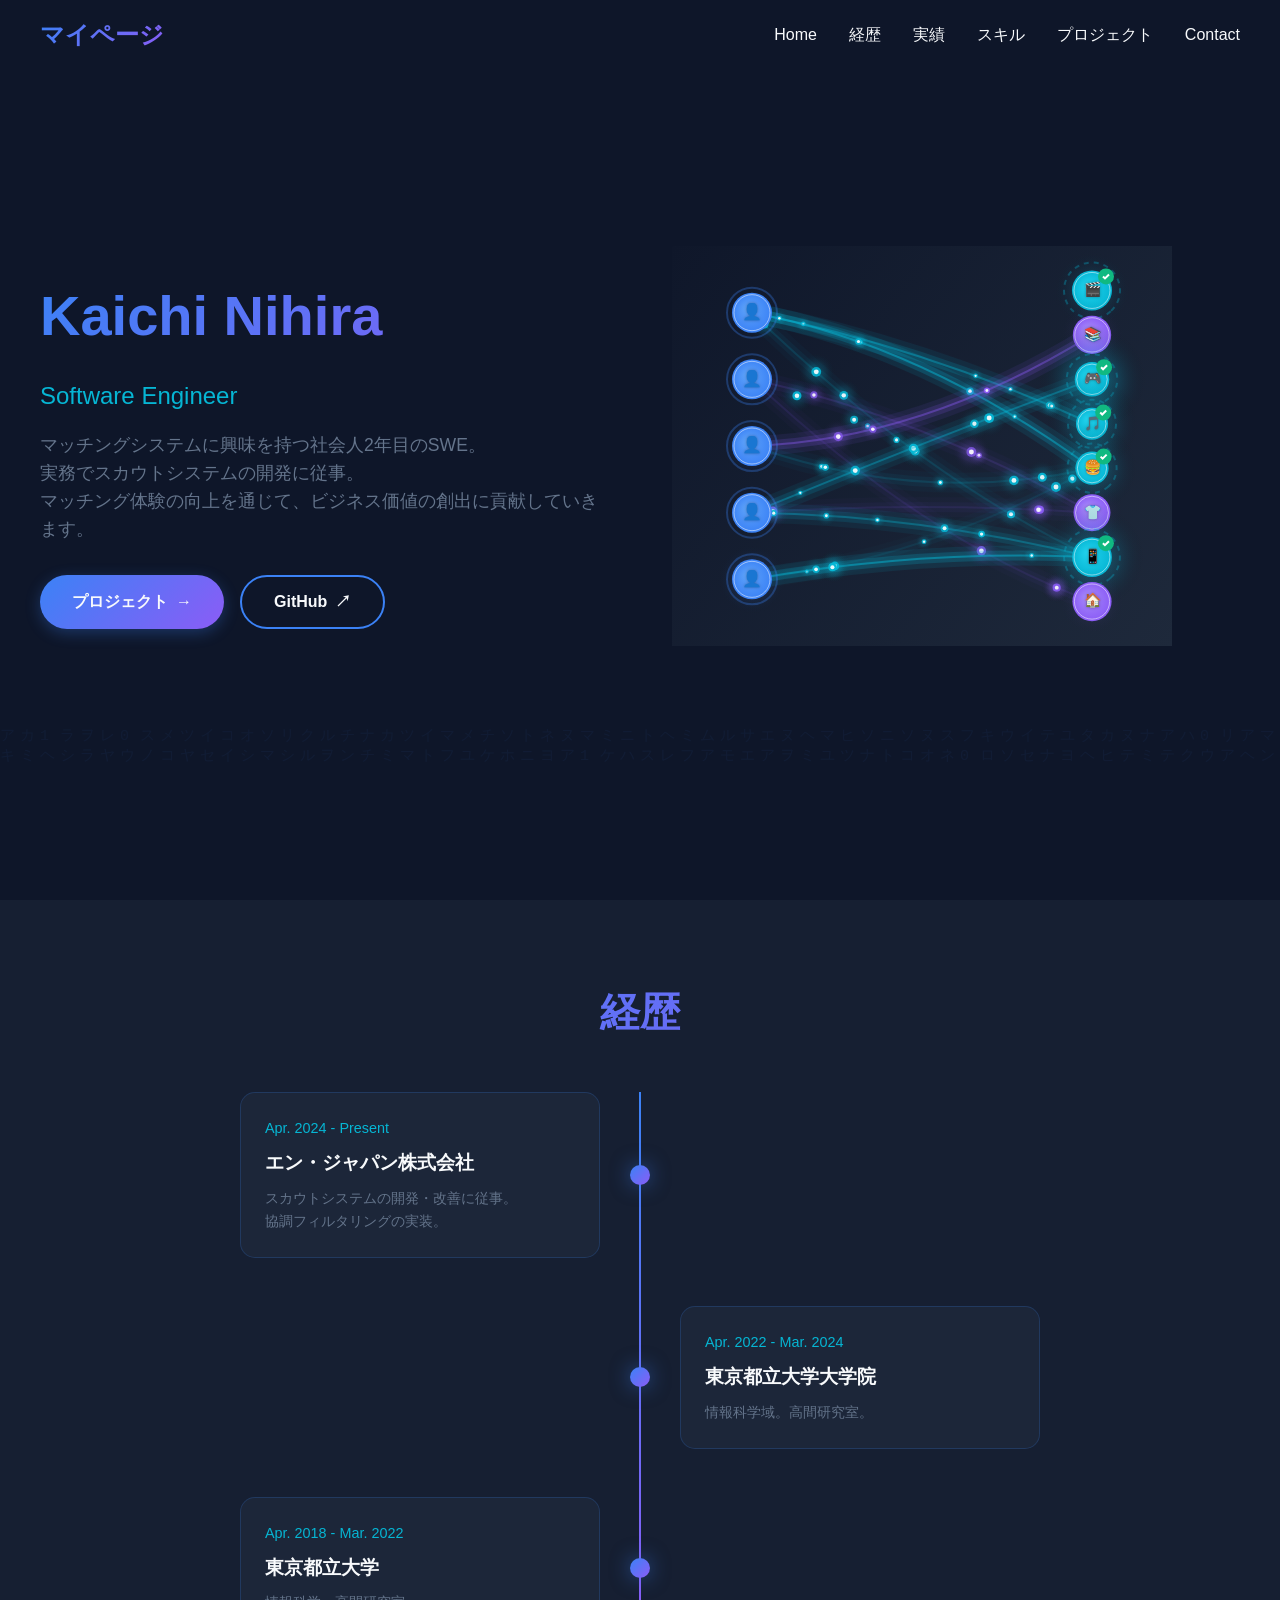
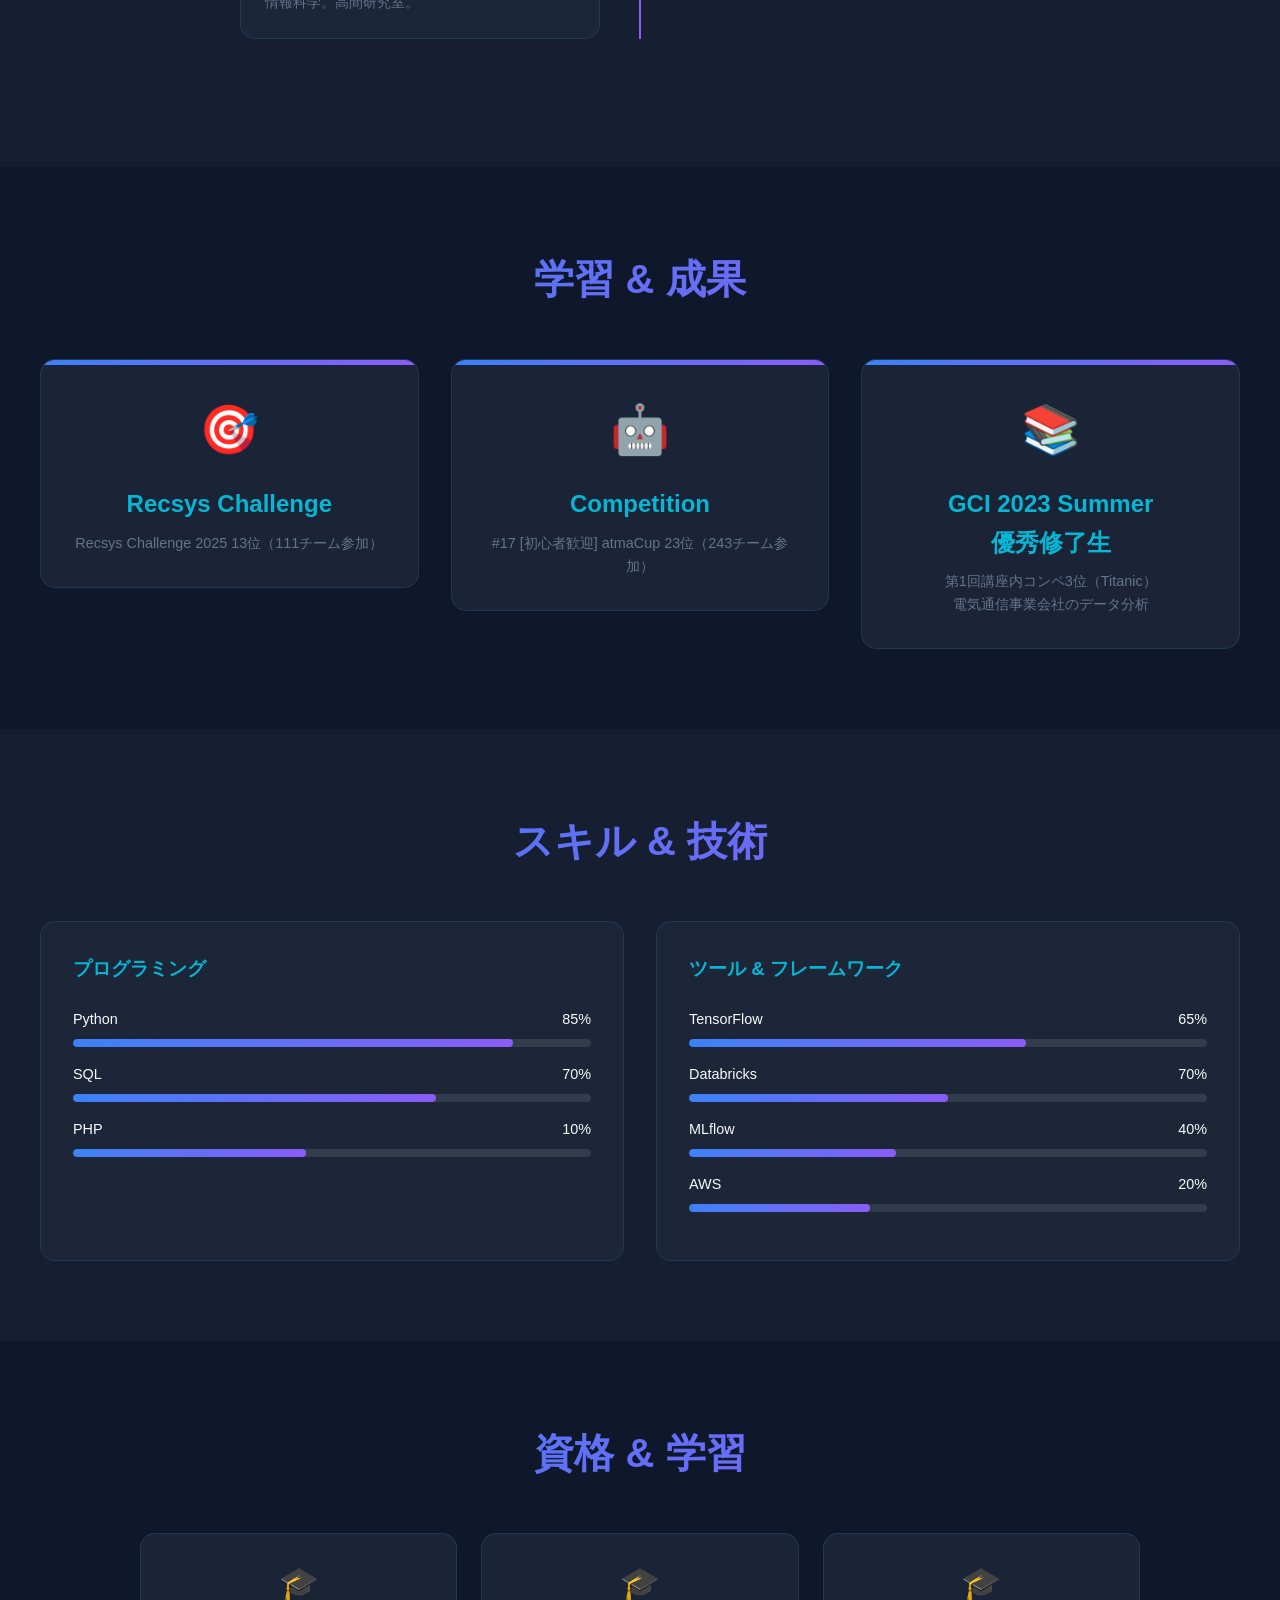
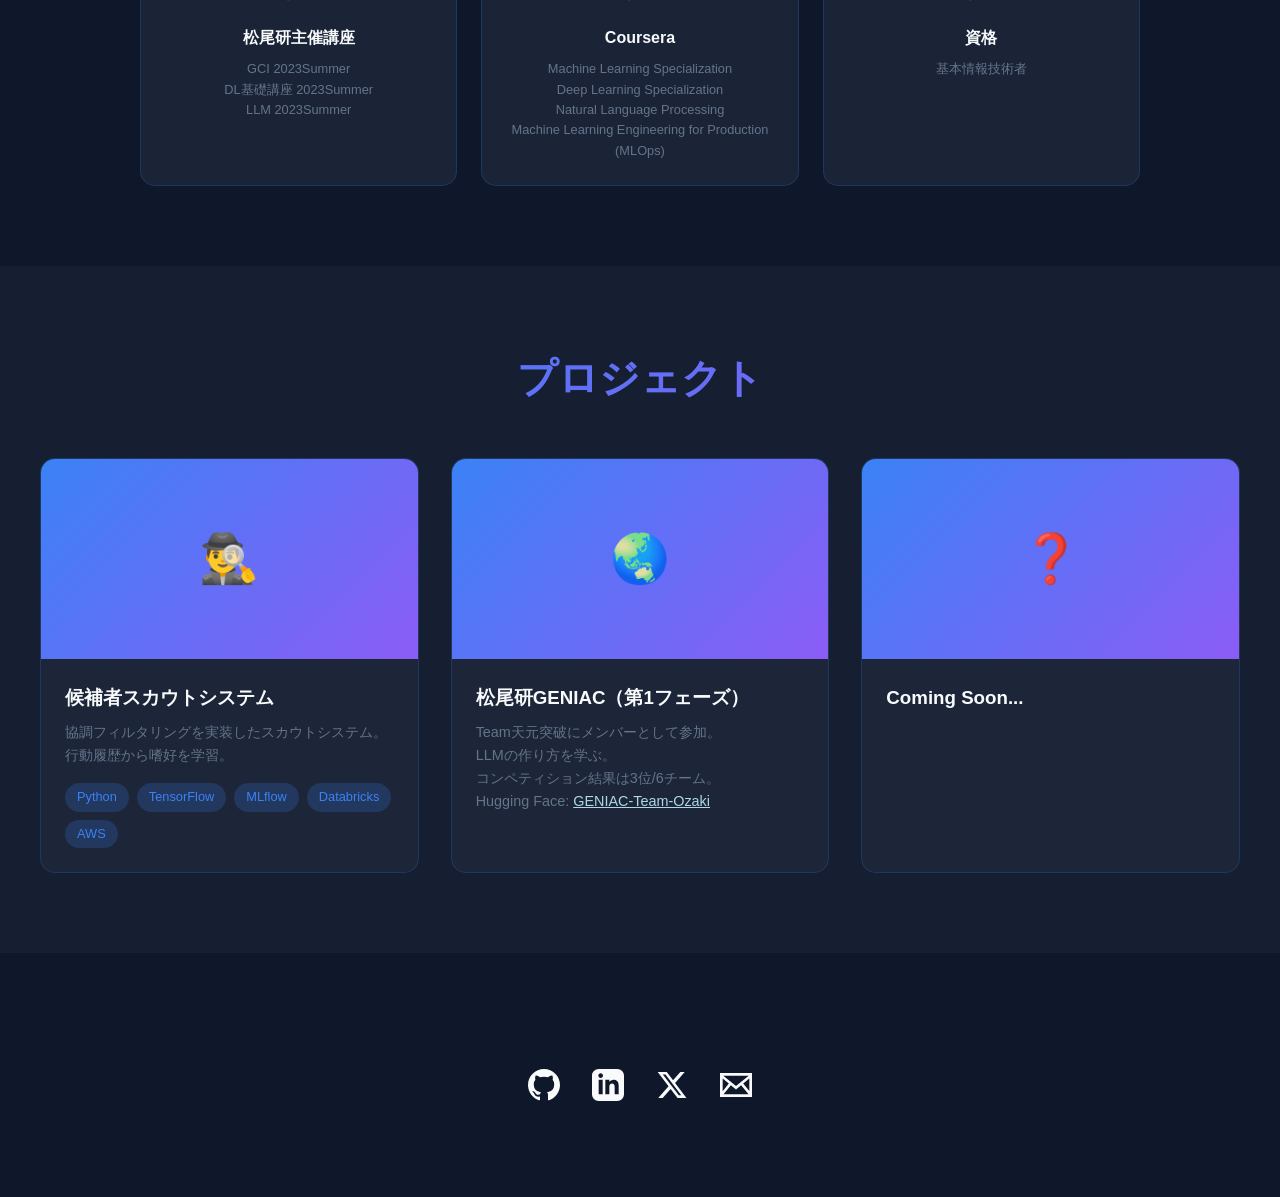
<file: index.html>
<!DOCTYPE html>
<html lang="ja">

<head>
  <meta charset="UTF-8">
  <meta name="viewport" content="width=device-width, initial-scale=1.0">
  <title>Your Name - Recommendation System Expert</title>
  <link rel="stylesheet" href="style.css">
  <meta name="google-site-verification" content="zHXW-n2cXcPBPaxmciwj2iK7EkoQ2YqMJWiI4Z2s8oA" />

<body>
  <!-- Navigation -->
  <nav id="navbar">
    <div class="nav-container">
      <div class="logo">マイページ</div>
      <ul class="nav-links">
        <li><a href="#home">Home</a></li>
        <li><a href="#about">経歴</a></li>
        <li><a href="#competitions">実績</a></li>
        <li><a href="#skills">スキル</a></li>
        <li><a href="#projects">プロジェクト</a></li>
        <li><a href="#contact">Contact</a></li>
      </ul>
    </div>
  </nav>

  <!-- Hero Section -->
  <section class="hero" id="home">
    <div class="hero-content">
      <div class="hero-text">
        <h1>Kaichi Nihira</h1>
        <p class="subtitle">Software Engineer</p>
        <p>
          マッチングシステムに興味を持つ社会人2年目のSWE。<br>
          実務でスカウトシステムの開発に従事。<br>
          マッチング体験の向上を通じて、ビジネス価値の創出に貢献していきます。
        </p>
        <div class="hero-buttons">
          <a href="#projects" class="btn btn-primary">
            <span>プロジェクト</span>
            <span>→</span>
          </a>
          <a href="https://github.com/KKaichi" class="btn btn-secondary">
            <span>GitHub</span>
            <span>↗</span>
          </a>
        </div>
      </div>
      <div class="hero-visual">
        <canvas class="recommendation-visual" id="recCanvas"></canvas>
      </div>
    </div>
  </section>

  <!-- About/Career Section -->
  <section class="about" id="about">
    <h2 class="section-title">経歴</h2>
    <div class="timeline">
      <div class="timeline-item">
        <div class="timeline-content">
          <div class="timeline-date">Apr. 2024 - Present</div>
          <h3 class="timeline-title">エン・ジャパン株式会社</h3>
          <p class="timeline-desc">スカウトシステムの開発・改善に従事。<br>協調フィルタリングの実装。</p>
        </div>
        <div class="timeline-dot"></div>
      </div>
      <div class="timeline-item">
        <div class="timeline-content">
          <div class="timeline-date">Apr. 2022 - Mar. 2024</div>
          <h3 class="timeline-title">東京都立大学大学院</h3>
          <p class="timeline-desc">情報科学域。高間研究室。</p>
        </div>
        <div class="timeline-dot"></div>
      </div>
      <div class="timeline-item">
        <div class="timeline-content">
          <div class="timeline-date">Apr. 2018 - Mar. 2022</div>
          <h3 class="timeline-title">東京都立大学</h3>
          <p class="timeline-desc">情報科学。高間研究室。</p>
        </div>
        <div class="timeline-dot"></div>
      </div>
    </div>
  </section>

  <!-- Competitions Section -->
  <section class="competitions" id="competitions">
    <h2 class="section-title">学習 & 成果</h2>
    <div class="comp-grid">
      <a href="assets/images/competitions/recsys2025.jpg" target="_blank"
        style="text-decoration: none; color: inherit;">
        <div class="comp-card">
          <div class="medal">🎯</div>
          <div class="rank">Recsys Challenge</div>
          <p>Recsys Challenge 2025 13位（111チーム参加）</p>
        </div>
      </a>
      <a href="assets/images/competitions/atma17.jpg" target="_blank" style="text-decoration: none; color: inherit;">
        <div class="comp-card">
          <div class="medal">🤖</div>
          <div class="rank">Competition</div>
          <p>#17 [初心者歓迎] atmaCup 23位（243チーム参加）</p>
        </div>
      </a>
      <a href="assets/images/competitions/gci2023s.jpg" target="_blank" style="text-decoration: none; color: inherit;">
        <div class="comp-card">
          <div class="medal">📚</div>
          <div class="rank">GCI 2023 Summer <br> 優秀修了生</div>
          <p> 第1回講座内コンペ3位（Titanic）<br> 電気通信事業会社のデータ分析</p>
        </div>
      </a>
    </div>
  </section>

  <!-- Skills Section -->
  <section class="skills" id="skills">
    <h2 class="section-title">スキル & 技術</h2>
    <div class="skills-container">
      <div class="skill-category">
        <h3>プログラミング</h3>
        <div class="skill-item">
          <div class="skill-name">
            <span>Python</span>
            <span>85%</span>
          </div>
          <div class="skill-bar">
            <div class="skill-progress" style="width: 85%"></div>
          </div>
        </div>
        <div class="skill-item">
          <div class="skill-name">
            <span>SQL</span>
            <span>70%</span>
          </div>
          <div class="skill-bar">
            <div class="skill-progress" style="width: 70%"></div>
          </div>
        </div>
        <div class="skill-item">
          <div class="skill-name">
            <span>PHP</span>
            <span>10%</span>
          </div>
          <div class="skill-bar">
            <div class="skill-progress" style="width: 45%"></div>
          </div>
        </div>
      </div>
      <div class="skill-category">
        <h3>ツール & フレームワーク</h3>
        <div class="skill-item">
          <div class="skill-name">
            <span>TensorFlow</span>
            <span>65%</span>
          </div>
          <div class="skill-bar">
            <div class="skill-progress" style="width: 65%"></div>
          </div>
        </div>
        <div class="skill-item">
          <div class="skill-name">
            <span>Databricks</span>
            <span>70%</span>
          </div>
          <div class="skill-bar">
            <div class="skill-progress" style="width: 50%"></div>
          </div>
        </div>
        <div class="skill-item">
          <div class="skill-name">
            <span>MLflow</span>
            <span>40%</span>
          </div>
          <div class="skill-bar">
            <div class="skill-progress" style="width: 40%"></div>
          </div>
        </div>
        <div class="skill-item">
          <div class="skill-name">
            <span>AWS</span>
            <span>20%</span>
          </div>
          <div class="skill-bar">
            <div class="skill-progress" style="width: 35%"></div>
          </div>
        </div>
      </div>
    </div>
  </section>

  <!-- Certifications Section -->
  <section class="certifications">
    <h2 class="section-title">資格 & 学習</h2>
    <div class="cert-grid">
      <div class="cert-card">
        <div class="cert-icon">🎓</div>
        <h4>松尾研主催講座</h4>
        <p class="cert-date">GCI 2023Summer<br>DL基礎講座 2023Summer<br>LLM 2023Summer</p>
      </div>
      <div class="cert-card">
        <div class="cert-icon">🎓</div>
        <h4>Coursera</h4>
        <p class="cert-date">
          Machine Learning Specialization<br>
          Deep Learning Specialization<br>
          Natural Language Processing<br>
          Machine Learning Engineering for Production (MLOps)</p>
      </div>
      <div class="cert-card">
        <div class="cert-icon">🎓</div>
        <h4>資格</h4>
        <p class="cert-date">基本情報技術者</p>
      </div>
    </div>
  </section>

  <!-- Projects Section -->
  <section class="projects" id="projects">
    <h2 class="section-title">プロジェクト</h2>
    <div class="projects-grid">
      <div class="project-card">
        <a href="https://www.en-soku.com/life/98462" style="text-decoration: none; color: inherit;">
          <div class="project-image">🕵️‍♂️</div>
          <div class="project-info">
            <h3>候補者スカウトシステム</h3>
            <p>協調フィルタリングを実装したスカウトシステム。<br>行動履歴から嗜好を学習。</p>
            <div class="project-tags">
              <span class="tag">Python</span>
              <span class="tag">TensorFlow</span>
              <span class="tag">MLflow</span>
              <span class="tag">Databricks</span>
              <span class="tag">AWS</span>
            </div>
          </div>
        </a>
      </div>
      <div class="project-card">
        <a href="https://weblab.t.u-tokyo.ac.jp/geniac_llm/teams/" style="text-decoration: none; color: inherit;">
          <div class="project-image">🌏</div>
          <div class="project-info">
            <h3>松尾研GENIAC（第1フェーズ）</h3>
            <p>Team天元突破にメンバーとして参加。<br>LLMの作り方を学ぶ。<br>コンペティション結果は3位/6チーム。<br>Hugging Face: <a
                href=https://huggingface.co/GENIAC-Team-Ozaki style="color: lightblue">GENIAC-Team-Ozaki
              </a></p>
          </div>
        </a>
      </div>
      <div class="project-card">
        <div class="project-image">❓</div>
        <div class="project-info">
          <h3>Coming Soon...</h3>
        </div>
      </div>
    </div>
  </section>

  <!-- Contact Section -->
  <section class="contact" id="contact">
    <div class="contact-content">
      <div class="social-links">
        <a href="https://github.com/KKaichi" class="social-link" data-tooltip="GitHub">
          <svg width="32" height="32" viewBox="0 0 24 24" fill="currentColor">
            <path
              d="M12 0c-6.626 0-12 5.373-12 12 0 5.302 3.438 9.8 8.207 11.387.599.111.793-.261.793-.577v-2.234c-3.338.726-4.033-1.416-4.033-1.416-.546-1.387-1.333-1.756-1.333-1.756-1.089-.745.083-.729.083-.729 1.205.084 1.839 1.237 1.839 1.237 1.07 1.834 2.807 1.304 3.492.997.107-.775.418-1.305.762-1.604-2.665-.305-5.467-1.334-5.467-5.931 0-1.311.469-2.381 1.236-3.221-.124-.303-.535-1.524.117-3.176 0 0 1.008-.322 3.301 1.23.957-.266 1.983-.399 3.003-.404 1.02.005 2.047.138 3.006.404 2.291-1.552 3.297-1.23 3.297-1.23.653 1.653.242 2.874.118 3.176.77.84 1.235 1.911 1.235 3.221 0 4.609-2.807 5.624-5.479 5.921.43.372.823 1.102.823 2.222v3.293c0 .319.192.694.801.576 4.765-1.589 8.199-6.086 8.199-11.386 0-6.627-5.373-12-12-12z" />
          </svg>
        </a>
        <a href="https://www.linkedin.com/in/kkaichi/" class="social-link" data-tooltip="LinkedIn">
          <svg width="32" height="32" viewBox="0 0 24 24" fill="currentColor">
            <path
              d="M19 0h-14c-2.761 0-5 2.239-5 5v14c0 2.761 2.239 5 5 5h14c2.762 0 5-2.239 5-5v-14c0-2.761-2.238-5-5-5zm-11 19h-3v-11h3v11zm-1.5-12.268c-.966 0-1.75-.79-1.75-1.764s.784-1.764 1.75-1.764 1.75.79 1.75 1.764-.783 1.764-1.75 1.764zm13.5 12.268h-3v-5.604c0-3.368-4-3.113-4 0v5.604h-3v-11h3v1.765c1.396-2.586 7-2.777 7 2.476v6.759z" />
          </svg>
        </a>
        <a href="https://x.com/kaichi_nihira" class="social-link" data-tooltip="X (Twitter)">
          <svg width="32" height="32" viewBox="0 0 24 24" fill="currentColor">
            <path
              d="M18.244 2.25h3.308l-7.227 8.26 8.502 11.24H16.17l-5.214-6.817L4.99 21.75H1.68l7.73-8.835L1.254 2.25H8.08l4.713 6.231zm-1.161 17.52h1.833L7.084 4.126H5.117z" />
          </svg>
        </a>
        <a href="n.kaichi.0217@gmail.com" class="social-link" data-tooltip="Email">
          <svg width="32" height="32" viewBox="0 0 24 24" fill="currentColor">
            <path
              d="M0 3v18h24v-18h-24zm6.623 7.929l-4.623 5.712v-9.458l4.623 3.746zm-4.141-5.929h19.035l-9.517 7.713-9.518-7.713zm5.694 7.188l3.824 3.099 3.83-3.104 5.612 6.817h-18.779l5.513-6.812zm9.208-1.264l4.616-3.741v9.348l-4.616-5.607z" />
          </svg>
        </a>
      </div>
    </div>
  </section>

  <!-- Matrix Background -->
  <canvas class="matrix-bg" id="matrixCanvas"></canvas>
  <script src="script.js"></script>
</body>

</html>
</file>
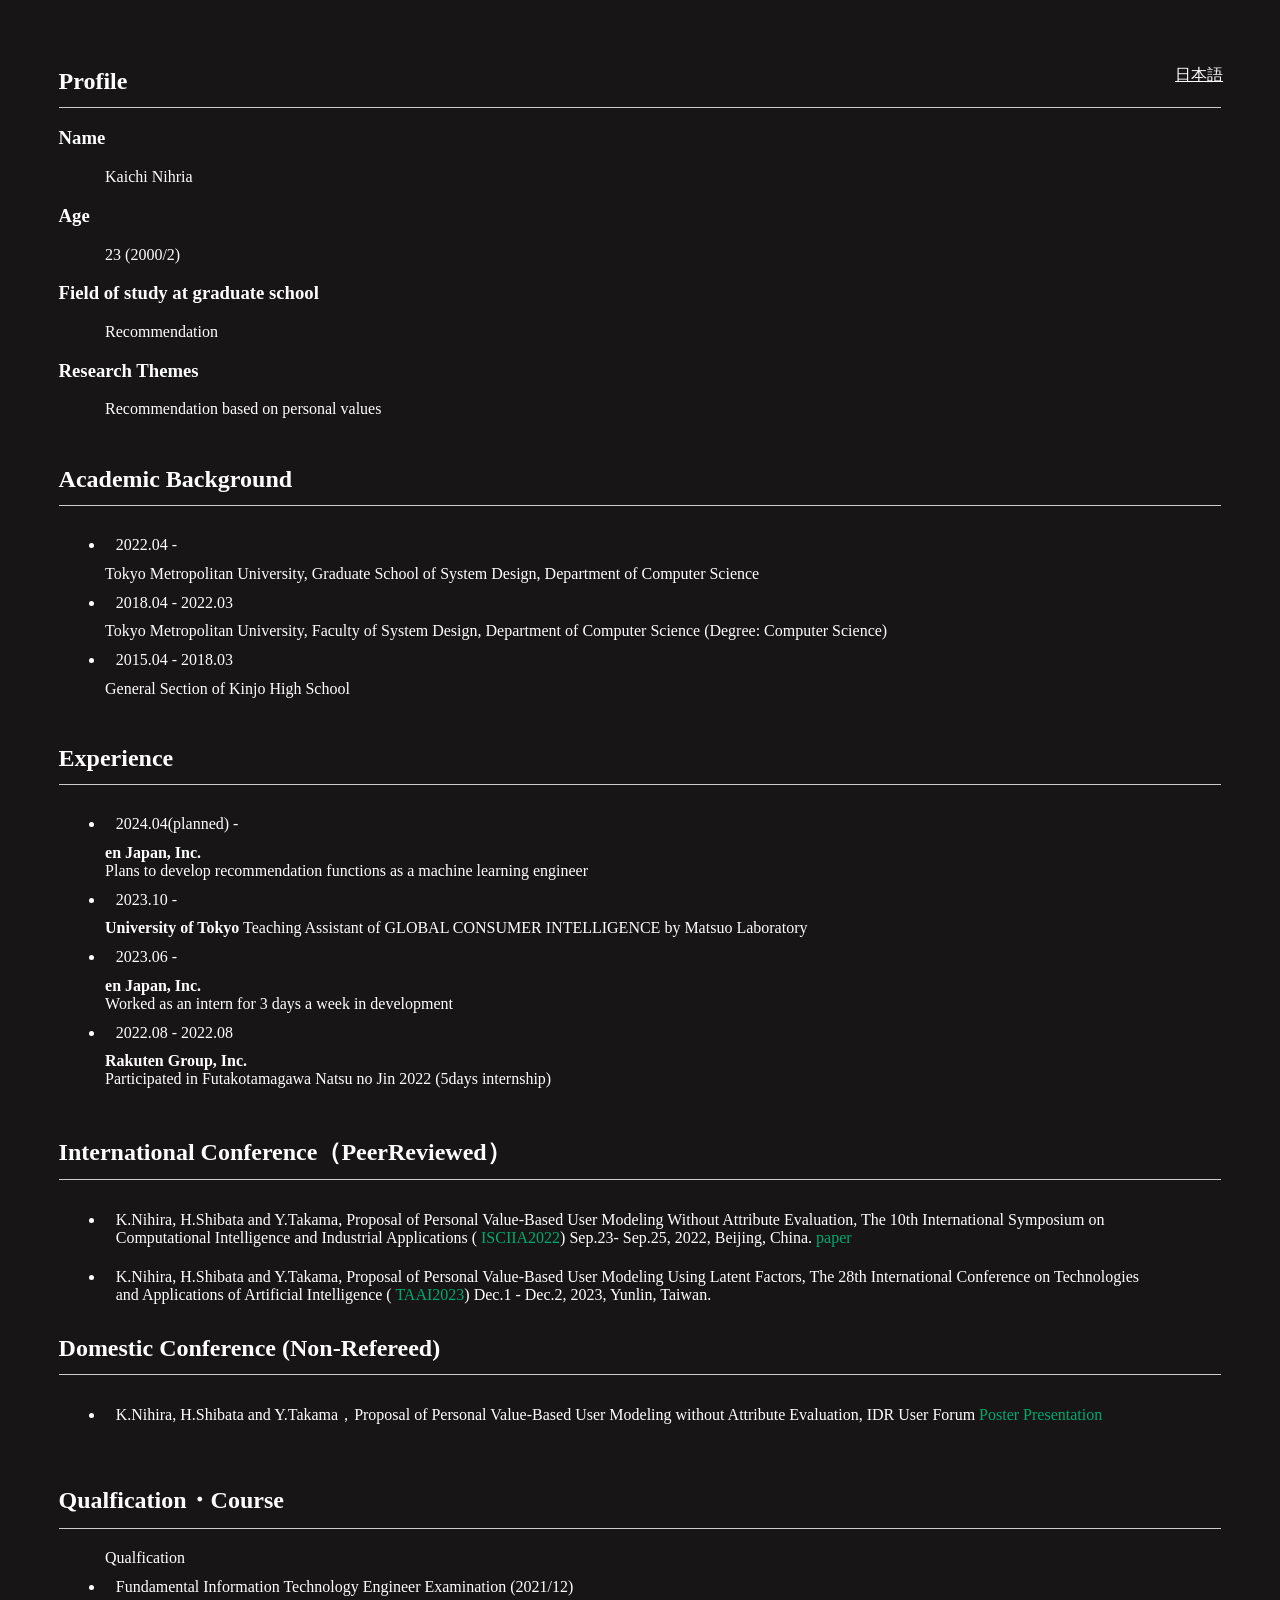
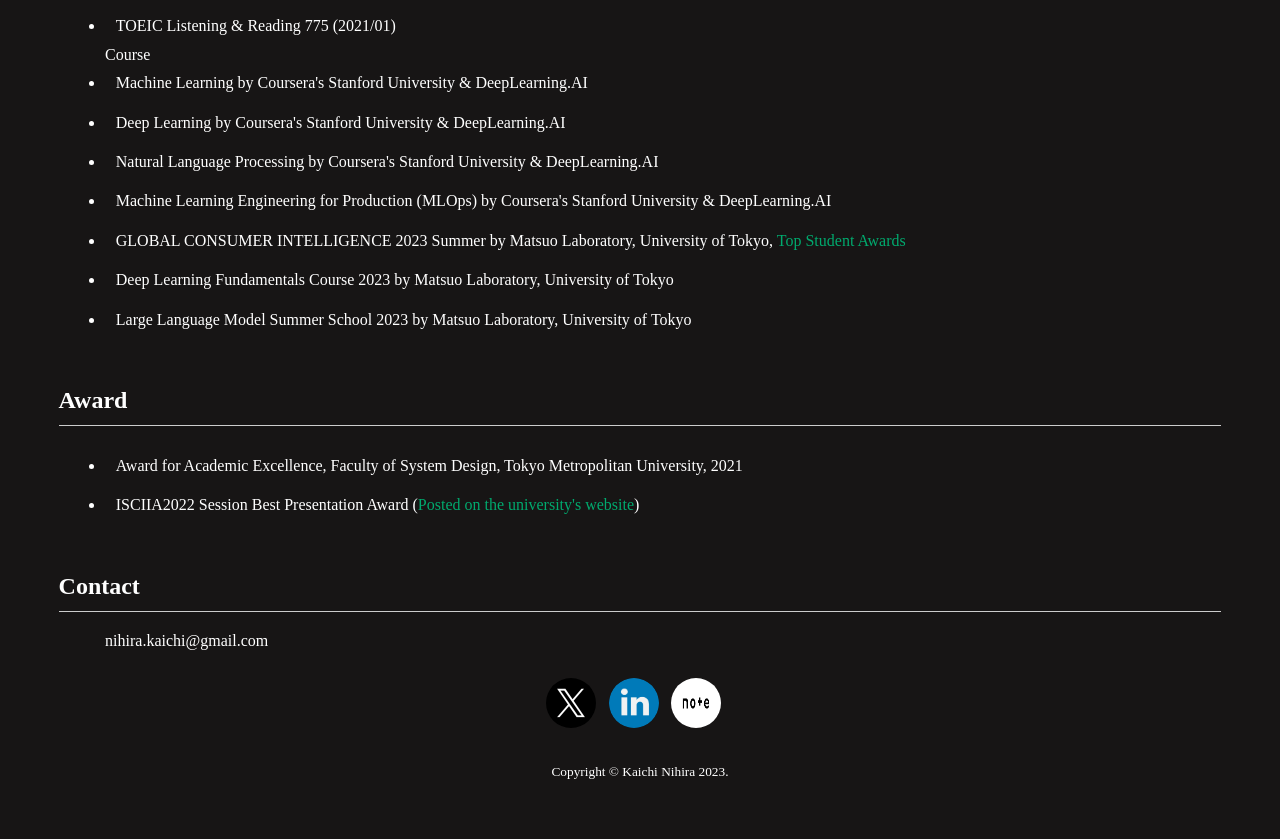
<file: index_e.html>
<!DOCTYPE html>
<html lang="ja-JP">

<head>
  <meta charset="UTF-8">
  <title>Kaichi Nihira</title>

  <meta name="robots" content="index, all">
  <meta name="keywords" content="仁平, 海地, 仁平海地,にひら,かいち,にひらかいち,Kaichi Nihira,Kaichi,kaichi,Nihira,nihira" />
  <meta name="description" content="仁平海地 Kaichi Nihira" />

  <meta name="viewport" content="width=device-width, initial-scale=1.0">
  <link rel="canonical" href="https://kkaichi.github.io">
  <link rel="start" href="https://kkaichi.github.io/" title="仁平海地 Kaichi Nihira">
  <meta property="og:type" content="website">
  <link rel="stylesheet" href="stylesheet.css">

  <link rel="shortcut icon" type="image/アイコン.jpeg" href="favicon.ico">

  <script>
    var siteNAM = 'Kaichi Nihira'
    var siteURL = 'https://kkaichi.github.io/index_e.html'
  </script>
</head>

<body>
  <header>
    <div class="header-list">
      <ul>
        <li><a href="./index.html">日本語</a></li>
      </ul>
    </div>
  </header>

  <main>
    <div class="profile">
      <h2>Profile</h2>
      <h3>Name</h3>
      <p>Kaichi Nihria</p>
      <h3>Age</h3>
      <p>23 (2000/2)</p>
      <h3>Field of study at graduate school</h3>
      <p>Recommendation</p>
      <h3>Research Themes</h3>
      <p>Recommendation based on personal values</p>

    </div>

    <div class="education">
      <h2>Academic Background</h2>
      <ul>
        <li>2022.04 - </li>
        Tokyo Metropolitan University, Graduate School of System Design, Department of Computer Science
        <li>2018.04 - 2022.03</li>
        Tokyo Metropolitan University, Faculty of System Design, Department of Computer Science (Degree: Computer
        Science)
        <li>2015.04 - 2018.03</li>
        General Section of Kinjo High School
      </ul>
    </div>
    <div class="experience">
      <h2>Experience</h2>
      <ul>
        <li>2024.04(planned) -</li>
        <b>en Japan, Inc.</b><br>
        Plans to develop recommendation functions as a machine learning engineer
        <li>2023.10 -</li>
        <b>University of Tokyo</b>
        Teaching Assistant of GLOBAL CONSUMER INTELLIGENCE by Matsuo Laboratory
        <li>2023.06 -</li>
        <b>en Japan, Inc.</b><br>
        Worked as an intern for 3 days a week in development
        <li>2022.08 - 2022.08</li>
        <b>Rakuten Group, Inc.</b><br>
        Participated in Futakotamagawa Natsu no Jin 2022 (5days internship)
      </ul>
    </div>
    <div class="conference">
      <h2>International Conference（PeerReviewed）</h2>
      <ul>
        <li>K.Nihira, H.Shibata and Y.Takama, Proposal of Personal Value-Based User Modeling Without Attribute
          Evaluation,
          The 10th International Symposium on Computational Intelligence and Industrial Applications (
          <a href="https://isciia2022.bit.edu.cn/">ISCIIA2022</a>)
          Sep.23- Sep.25, 2022, Beijing, China. <a
            href="https://isciia2022.bit.edu.cn/docs/2023-01/e3c25491db5d44cab1875003232d0345.pdf">paper</a>
        </li>
        <li>
          K.Nihira, H.Shibata and Y.Takama, Proposal of Personal Value-Based User Modeling Using Latent Factors,
          The 28th International Conference on Technologies and Applications of Artificial Intelligence (
          <a href="https://taai2023.org.tw/">TAAI2023</a>)
          Dec.1 - Dec.2, 2023, Yunlin, Taiwan.
        </li>
      </ul>
      <h2>Domestic Conference (Non-Refereed)</h2>
      <ul>
        <li>
          K.Nihira, H.Shibata and Y.Takama，Proposal of Personal Value-Based User Modeling without Attribute Evaluation,
          IDR User Forum <a href=https://www.nii.ac.jp/dsc/idr/userforum/program_2023.html#poster>Poster
            Presentation</a>
        </li>
      </ul>
    </div>
    <div class="qualfication">
      <h2>Qualfication・Course</h2>
      <ul>
        Qualfication
        <li>Fundamental Information Technology Engineer Examination (2021/12)</li>
        <li>TOEIC Listening & Reading 775 (2021/01)</li>
        Course
        <li>Machine Learning by Coursera's Stanford University & DeepLearning.AI</li>
        <li>Deep Learning by Coursera's Stanford University & DeepLearning.AI</li>
        <li>Natural Language Processing by Coursera's Stanford University & DeepLearning.AI</li>
        <li>Machine Learning Engineering for Production (MLOps) by Coursera's Stanford University & DeepLearning.AI</li>
        <li>GLOBAL CONSUMER INTELLIGENCE 2023 Summer by Matsuo Laboratory, University of Tokyo, <a
            href="https://gci2.t.u-tokyo.ac.jp/student">Top Student Awards</a></li>
        <li>Deep Learning Fundamentals Course 2023 by Matsuo Laboratory, University of Tokyo</li>
        <li>Large Language Model Summer School 2023 by Matsuo Laboratory, University of Tokyo</li>
      </ul>
    </div>
    <div class="award">
      <h2>Award</h2>
      <ul>
        <li>Award for Academic Excellence, Faculty of System Design, Tokyo Metropolitan University, 2021</li>
        <li>ISCIIA2022 Session Best Presentation Award (<a href="https://www.sd.tmu.ac.jp/news/prize/10983.html">Posted
            on the university's website</a>)
        </li>
      </ul>
    </div>

    <div id="contact" class="contact">
      <h2>Contact</h2>
      <p>nihira.kaichi@gmail.com</p>
    </div>
  </main>

  <div class="footer">
    <div class="account">
      <ul>
        <li><a href="https://x.com/kaichi_nihira"><img src="./image/x.png" title="x"></a></li>
        <li><a href="https://www.linkedin.com/in/kkaichi/"><img src="./image/linkedin.png" title="linkedin"></a></li>
        <li><a href="https://note.com/kaichi_nihira"><img src="./image/note.png" title="note"></a></li>
      </ul>
    </div>
    <div class="copylight"><br>
      <small>Copyright © Kaichi Nihira 2023.</small>
    </div>
  </div>

</body>

</html>
</file>
<file: style.css>
* {
  margin: 0;
  padding: 0;
  box-sizing: border-box;
}

:root {
  --primary: #3b82f6;
  --secondary: #8b5cf6;
  --accent: #06b6d4;
  --dark: #0f172a;
  --light: #f8fafc;
  --gray: #64748b;
  --gradient: linear-gradient(135deg, var(--primary), var(--secondary));
  --gradient-accent: linear-gradient(135deg, var(--secondary), var(--accent));
}

body {
  font-family: -apple-system, BlinkMacSystemFont, 'Segoe UI', Roboto, sans-serif;
  background-color: var(--dark);
  color: var(--light);
  line-height: 1.6;
  overflow-x: hidden;
}

/* Navigation */
nav {
  position: fixed;
  top: 0;
  width: 100%;
  padding: 1rem 2rem;
  background: rgba(15, 23, 42, 0.9);
  backdrop-filter: blur(10px);
  z-index: 1000;
  transition: all 0.3s ease;
}

nav.scrolled {
  padding: 0.75rem 2rem;
  box-shadow: 0 4px 30px rgba(0, 0, 0, 0.1);
}

.nav-container {
  max-width: 1200px;
  margin: 0 auto;
  display: flex;
  justify-content: space-between;
  align-items: center;
}

.logo {
  font-size: 1.5rem;
  font-weight: 700;
  background: var(--gradient);
  -webkit-background-clip: text;
  -webkit-text-fill-color: transparent;
}

.nav-links {
  display: flex;
  gap: 2rem;
  list-style: none;
}

.nav-links a {
  color: var(--light);
  text-decoration: none;
  transition: all 0.3s ease;
  position: relative;
}

.nav-links a::after {
  content: '';
  position: absolute;
  width: 0;
  height: 2px;
  bottom: -5px;
  left: 0;
  background: var(--gradient);
  transition: width 0.3s ease;
}

.nav-links a:hover::after {
  width: 100%;
}

/* Hero Section */
.hero {
  min-height: 100vh;
  display: flex;
  align-items: center;
  justify-content: center;
  position: relative;
  padding: 2rem;
}

.hero-content {
  max-width: 1200px;
  display: grid;
  grid-template-columns: 1fr 1fr;
  gap: 4rem;
  align-items: center;
}

.hero-text h1 {
  font-size: 3.5rem;
  margin-bottom: 1rem;
  background: var(--gradient);
  -webkit-background-clip: text;
  -webkit-text-fill-color: transparent;
  animation: fadeInUp 0.8s ease;
}

.hero-text .subtitle {
  font-size: 1.5rem;
  color: var(--accent);
  margin-bottom: 1rem;
  animation: fadeInUp 0.8s ease 0.1s both;
}

.hero-text p {
  font-size: 1.1rem;
  color: var(--gray);
  margin-bottom: 2rem;
  animation: fadeInUp 0.8s ease 0.2s both;
}

.hero-buttons {
  display: flex;
  gap: 1rem;
  animation: fadeInUp 0.8s ease 0.4s both;
}

.btn {
  padding: 0.75rem 2rem;
  border-radius: 50px;
  text-decoration: none;
  font-weight: 600;
  transition: all 0.3s ease;
  display: inline-flex;
  align-items: center;
  gap: 0.5rem;
}

.btn-primary {
  background: var(--gradient);
  color: var(--light);
  box-shadow: 0 4px 15px rgba(59, 130, 246, 0.3);
}

.btn-primary:hover {
  transform: translateY(-2px);
  box-shadow: 0 8px 25px rgba(59, 130, 246, 0.4);
}

.btn-secondary {
  border: 2px solid var(--primary);
  color: var(--light);
}

.btn-secondary:hover {
  background: var(--primary);
  transform: translateY(-2px);
}

.hero-visual {
  position: relative;
  animation: float 6s ease-in-out infinite;
}

.recommendation-visual {
  width: 100%;
  max-width: 500px;
  height: 400px;
  position: relative;
}

/* About/Career Section */
.about {
  padding: 5rem 2rem;
  background: rgba(30, 41, 59, 0.5);
}

.section-title {
  font-size: 2.5rem;
  text-align: center;
  margin-bottom: 3rem;
  background: var(--gradient);
  -webkit-background-clip: text;
  -webkit-text-fill-color: transparent;
}

.timeline {
  max-width: 800px;
  margin: 0 auto;
  position: relative;
}

.timeline::before {
  content: '';
  position: absolute;
  left: 50%;
  transform: translateX(-50%);
  width: 2px;
  height: 100%;
  background: var(--gradient);
}

.timeline-item {
  display: flex;
  justify-content: space-between;
  align-items: center;
  margin-bottom: 3rem;
  position: relative;
}

.timeline-item:nth-child(even) {
  flex-direction: row-reverse;
}

.timeline-content {
  width: 45%;
  background: rgba(30, 41, 59, 0.8);
  padding: 1.5rem;
  border-radius: 15px;
  border: 1px solid rgba(59, 130, 246, 0.2);
  transition: all 0.3s ease;
}

.timeline-content:hover {
  transform: translateY(-5px);
  border-color: var(--primary);
  box-shadow: 0 10px 30px rgba(59, 130, 246, 0.2);
}

.timeline-dot {
  position: absolute;
  left: 50%;
  transform: translateX(-50%);
  width: 20px;
  height: 20px;
  background: var(--gradient);
  border-radius: 50%;
  box-shadow: 0 0 20px rgba(59, 130, 246, 0.5);
}

.timeline-date {
  font-size: 0.9rem;
  color: var(--accent);
  margin-bottom: 0.5rem;
}

.timeline-title {
  font-size: 1.2rem;
  margin-bottom: 0.5rem;
}

.timeline-desc {
  font-size: 0.9rem;
  color: var(--gray);
}

/* Competition Section */
.competitions {
  padding: 5rem 2rem;
}

.comp-grid {
  max-width: 1200px;
  margin: 0 auto;
  display: grid;
  grid-template-columns: repeat(auto-fit, minmax(300px, 1fr));
  gap: 2rem;
}

.comp-card {
  background: rgba(30, 41, 59, 0.8);
  padding: 2rem;
  border-radius: 15px;
  text-align: center;
  transition: all 0.3s ease;
  border: 1px solid rgba(59, 130, 246, 0.2);
  position: relative;
  overflow: hidden;
}

.comp-card::before {
  content: '';
  position: absolute;
  top: 0;
  left: 0;
  right: 0;
  height: 5px;
  background: var(--gradient);
}

.comp-card:hover {
  transform: translateY(-5px);
  border-color: var(--primary);
  box-shadow: 0 10px 30px rgba(59, 130, 246, 0.2);
}

.medal {
  font-size: 3rem;
  margin-bottom: 1rem;
}

.comp-card h3 {
  margin-bottom: 0.5rem;
  color: var(--light);
}

.rank {
  font-size: 1.5rem;
  color: var(--accent);
  font-weight: 700;
  margin-bottom: 0.5rem;
}

.comp-card p {
  color: var(--gray);
  font-size: 0.9rem;
}

/* Skills Section */
.skills {
  padding: 5rem 2rem;
  background: rgba(30, 41, 59, 0.5);
}

.skills-container {
  max-width: 1200px;
  margin: 0 auto;
  display: grid;
  grid-template-columns: repeat(auto-fit, minmax(250px, 1fr));
  gap: 2rem;
}

.skill-category {
  background: rgba(30, 41, 59, 0.8);
  padding: 2rem;
  border-radius: 15px;
  border: 1px solid rgba(59, 130, 246, 0.2);
}

.skill-category h3 {
  margin-bottom: 1.5rem;
  color: var(--accent);
}

.skill-item {
  margin-bottom: 1rem;
}

.skill-name {
  display: flex;
  justify-content: space-between;
  margin-bottom: 0.5rem;
  font-size: 0.9rem;
}

.skill-bar {
  height: 8px;
  background: rgba(255, 255, 255, 0.1);
  border-radius: 10px;
  overflow: hidden;
}

.skill-progress {
  height: 100%;
  background: var(--gradient);
  border-radius: 10px;
  transition: background 0.3s ease;
}

.skill-item:hover .skill-progress {
  background: var(--gradient-accent);
}

/* Certifications */
.certifications {
  padding: 5rem 2rem;
}

.cert-grid {
  max-width: 1000px;
  margin: 0 auto;
  display: grid;
  grid-template-columns: repeat(auto-fit, minmax(250px, 1fr));
  gap: 1.5rem;
}

.cert-card {
  background: rgba(30, 41, 59, 0.8);
  padding: 1.5rem;
  border-radius: 15px;
  text-align: center;
  border: 1px solid rgba(59, 130, 246, 0.2);
  transition: all 0.3s ease;
}

.cert-card:hover {
  transform: translateY(-3px);
  border-color: var(--accent);
  box-shadow: 0 10px 30px rgba(6, 182, 212, 0.2);
}

.cert-icon {
  font-size: 2rem;
  margin-bottom: 1rem;
}

.cert-card h4 {
  font-size: 1rem;
  margin-bottom: 0.5rem;
}

.cert-date {
  font-size: 0.8rem;
  color: var(--gray);
}

/* Projects Section */
.projects {
  padding: 5rem 2rem;
  background: rgba(30, 41, 59, 0.5);
}

.projects-grid {
  max-width: 1200px;
  margin: 0 auto;
  display: grid;
  grid-template-columns: repeat(auto-fit, minmax(350px, 1fr));
  gap: 2rem;
}

.project-card {
  background: rgba(30, 41, 59, 0.8);
  border-radius: 15px;
  overflow: hidden;
  transition: all 0.3s ease;
  border: 1px solid rgba(59, 130, 246, 0.2);
}

.project-card:hover {
  transform: translateY(-5px);
  border-color: var(--primary);
  box-shadow: 0 10px 30px rgba(59, 130, 246, 0.2);
}

.project-image {
  width: 100%;
  height: 200px;
  background: var(--gradient);
  display: flex;
  align-items: center;
  justify-content: center;
  font-size: 3rem;
  color: var(--light);
}

.project-info {
  padding: 1.5rem;
}

.project-info h3 {
  margin-bottom: 0.5rem;
  color: var(--light);
}

.project-info p {
  color: var(--gray);
  margin-bottom: 1rem;
  font-size: 0.9rem;
}

.project-tags {
  display: flex;
  gap: 0.5rem;
  flex-wrap: wrap;
}

.tag {
  background: rgba(59, 130, 246, 0.2);
  color: var(--primary);
  padding: 0.25rem 0.75rem;
  border-radius: 20px;
  font-size: 0.8rem;
}

/* Contact Section */
.contact {
  padding: 5rem 2rem;
}

.contact-content {
  max-width: 600px;
  margin: 0 auto;
  text-align: center;
}

.social-links {
  display: flex;
  justify-content: center;
  gap: 2rem;
  margin-top: 2rem;
}

.social-link {
  font-size: 2rem;
  color: var(--light);
  transition: all 0.3s ease;
  position: relative;
}

.social-link:hover {
  color: var(--primary);
  transform: translateY(-3px);
}

.social-link::after {
  content: attr(data-tooltip);
  position: absolute;
  bottom: -30px;
  left: 50%;
  transform: translateX(-50%);
  background: rgba(30, 41, 59, 0.9);
  padding: 0.25rem 0.75rem;
  border-radius: 5px;
  font-size: 0.8rem;
  white-space: nowrap;
  opacity: 0;
  transition: opacity 0.3s ease;
  pointer-events: none;
}

.social-link:hover::after {
  opacity: 1;
}

/* Animations */
@keyframes fadeInUp {
  from {
    opacity: 0;
    transform: translateY(30px);
  }

  to {
    opacity: 1;
    transform: translateY(0);
  }
}

@keyframes float {

  0%,
  100% {
    transform: translateY(0);
  }

  50% {
    transform: translateY(-20px);
  }
}

/* Responsive */
@media (max-width: 768px) {
  .nav-links {
    display: none;
  }

  .hero-content {
    grid-template-columns: 1fr;
    text-align: center;
  }

  .hero-text h1 {
    font-size: 2.5rem;
  }

  .hero-buttons {
    justify-content: center;
    flex-wrap: wrap;
  }

  .timeline::before {
    left: 30px;
  }

  .timeline-item {
    flex-direction: column !important;
    align-items: flex-start !important;
    padding-left: 60px;
  }

  .timeline-content {
    width: 100%;
  }

  .timeline-dot {
    left: 30px;
  }
}

/* Matrix Rain Effect */
.matrix-bg {
  position: fixed;
  top: 0;
  left: 0;
  width: 100%;
  height: 100%;
  pointer-events: none;
  z-index: -1;
  opacity: 0.05;
}
</file>
<file: stylesheet.css>
* {
  background-color: #171515;
  color: #ffffff;
}

body {
  font-family: "ヒラギノ明朝 Pro W3", "Hiragino Mincho Pro", "ＭＳ Ｐ明朝", "MS PMincho", serif;
}

header {
  height: 2rem;
}

.header-logo {
  float: left;
  padding: 0% 4% 0% 4%;
}

.header-list li {
  list-style: none;
  float: right;
  padding: 4% 4% 0% 4%;
}

main {
  padding: 0% 4% 0% 4%;
}

main h2 {
  border-bottom: solid 1px #CCC;
  padding-bottom: 1%;
}


main p {
  padding: 0% 4% 0% 4%;
}

main div {
  padding-bottom: 1%;
}

main a {
  text-decoration: none;
  color: #00aa6e;
}

main ul {
  padding: 0% 4% 0% 4%;
}

main li {
  padding: 1%;
}

.account {
  width: 100%;
  text-align: center;
  display: flex;
  flex-wrap: wrap;
  justify-content: center;
  align-items: center;
}

.account img {
  border-radius: 50%;
  width: 50px;
  height: 50px;
  margin-right: 1%;
}

.account ul {
  width: 100%;
  display: flex;
  flex-wrap: wrap;
  justify-content: center;
  align-items: center;
  list-style-type: none;
  padding-left: 0;
  margin: 0;
}

.account li {
  display: inline-block;
  padding: 0% 1% 1% 0%;
}

.copylight {
  text-align: center;
  padding-bottom: 4%;
}

h4 {
  clear: both;
}

/* スマートフォン・タブレットサイズに対応する */
@media screen and (max-width: 768px) {
  header {
    height: auto;
  }

  .header-logo {
    float: none;
    padding: 4% 0 0 0;
    text-align: center;
  }

  .header-list {
    float: none;
    margin: 0;
    padding: 0;
    text-align: center;
  }

  .header-list li {
    display: inline-block;
    padding: 0 5%;
  }

  main {
    padding: 0;
  }

  main h2 {
    font-size: 2rem;
    line-height: 1.5;
    margin-top: 2rem;
  }

  main p {
    padding: 0;
  }

  main div {
    padding-bottom: 2rem;
  }

  main ul {
    padding: 0;
  }

  main li {
    padding: 2% 4%;
  }

  .account {
    text-align: center;
    display: block;
  }

  .account img {
    margin: 0 auto;
    margin-bottom: 1%;
  }

  .account li {
    display: block;
    padding: 2% 0%;
  }

  .copylight {
    padding: 4% 0;
  }
}
</file>
